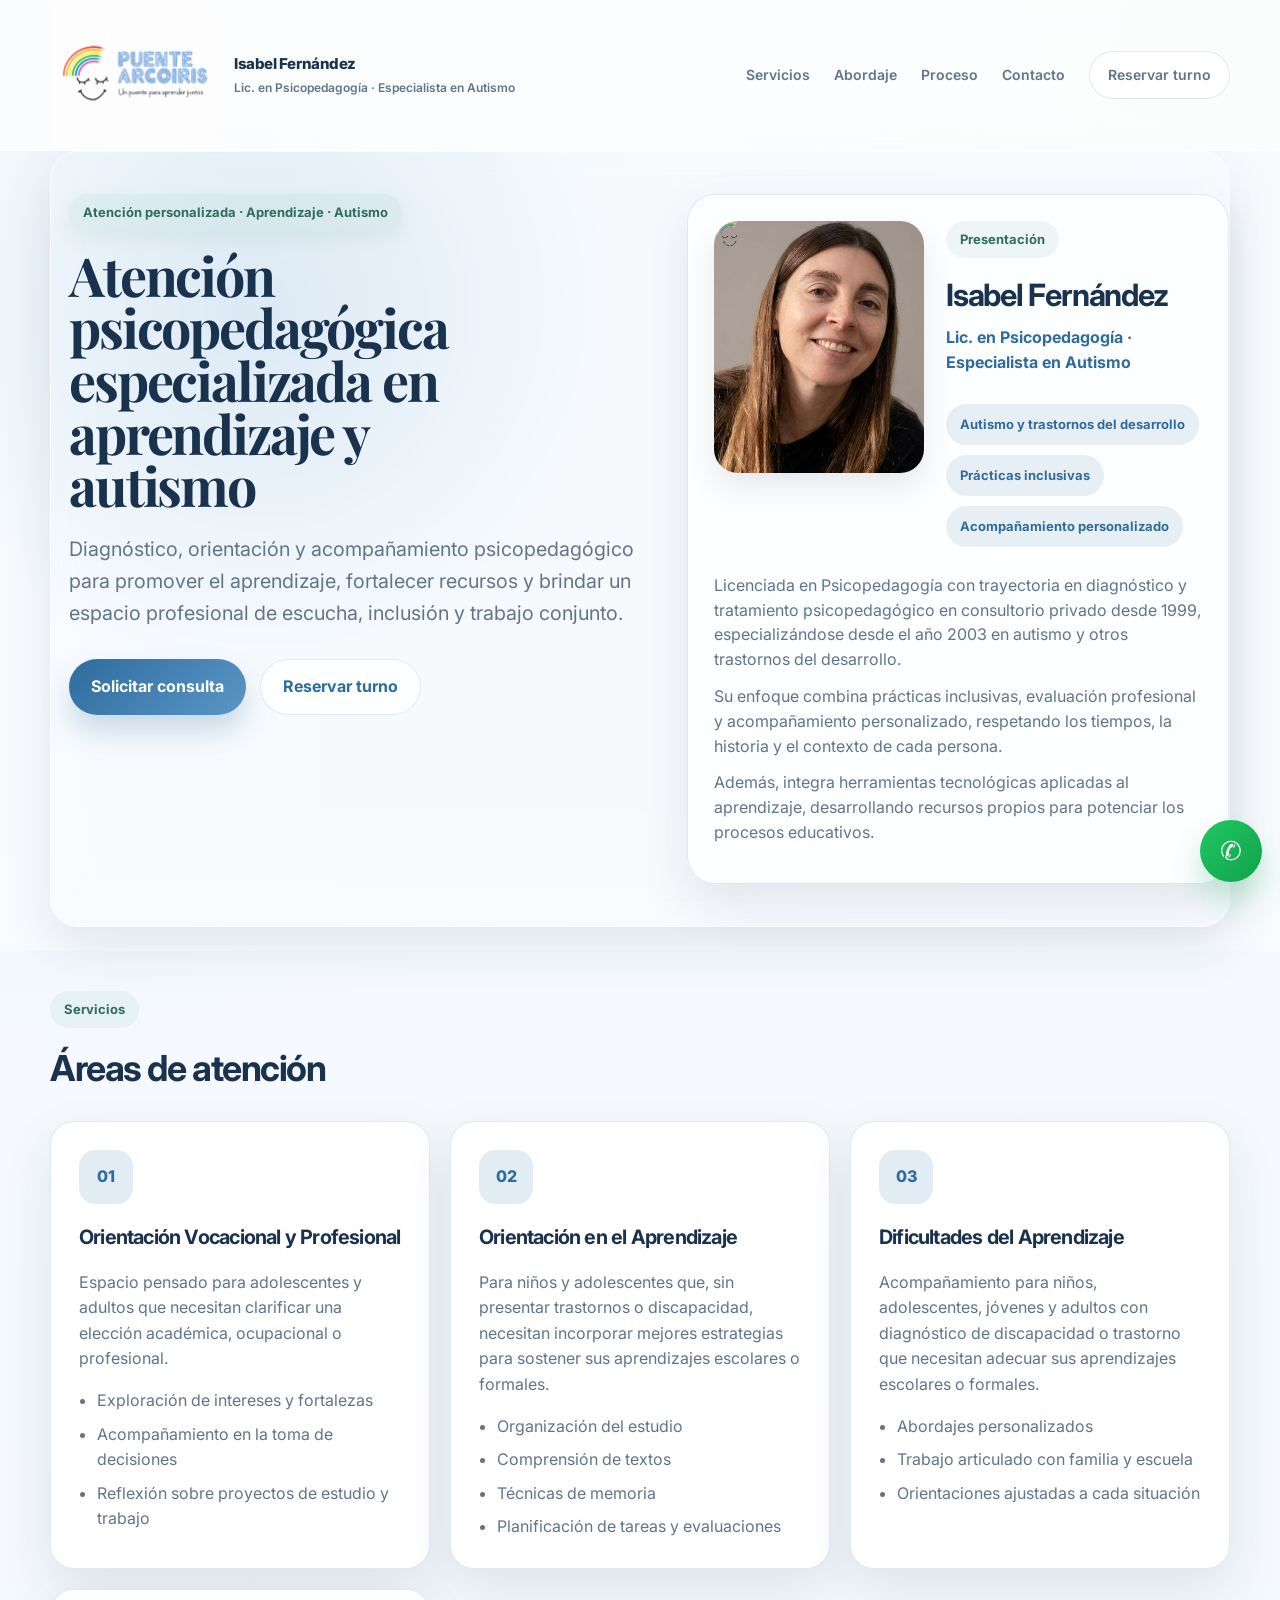
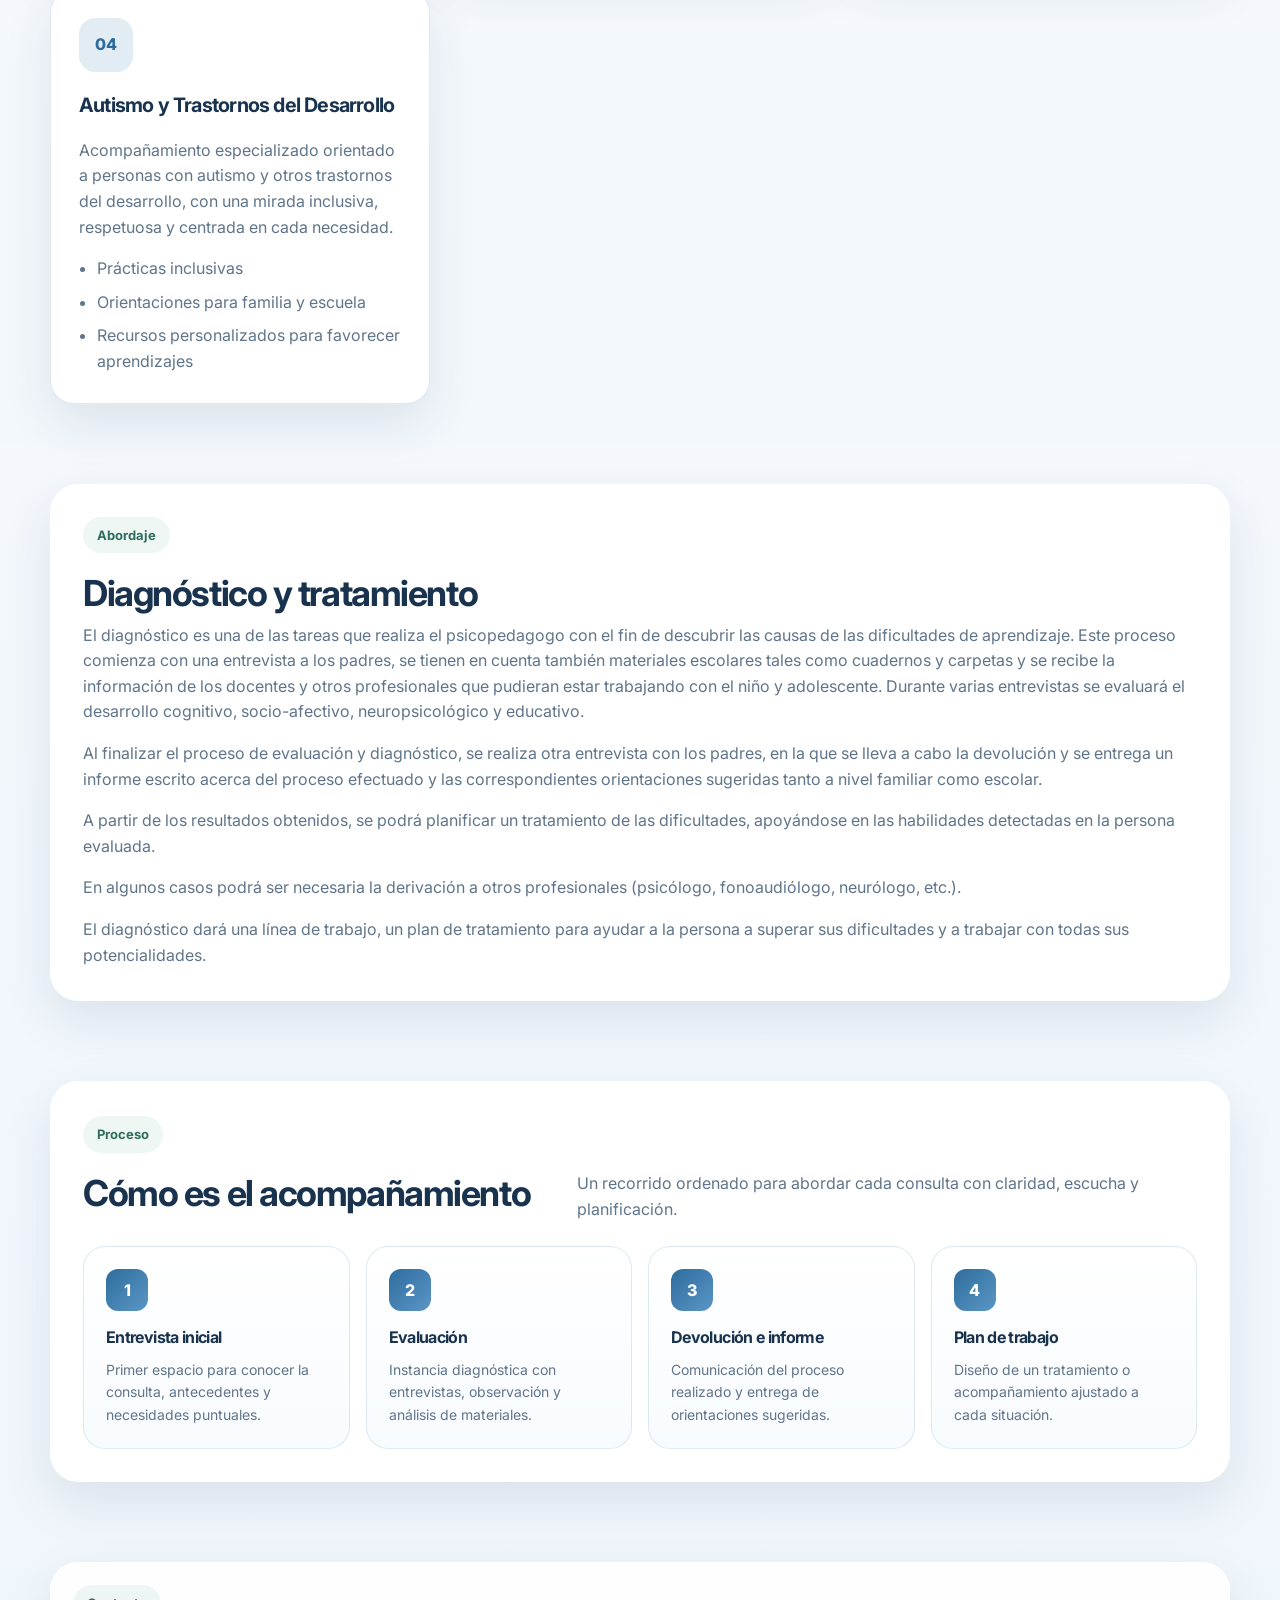
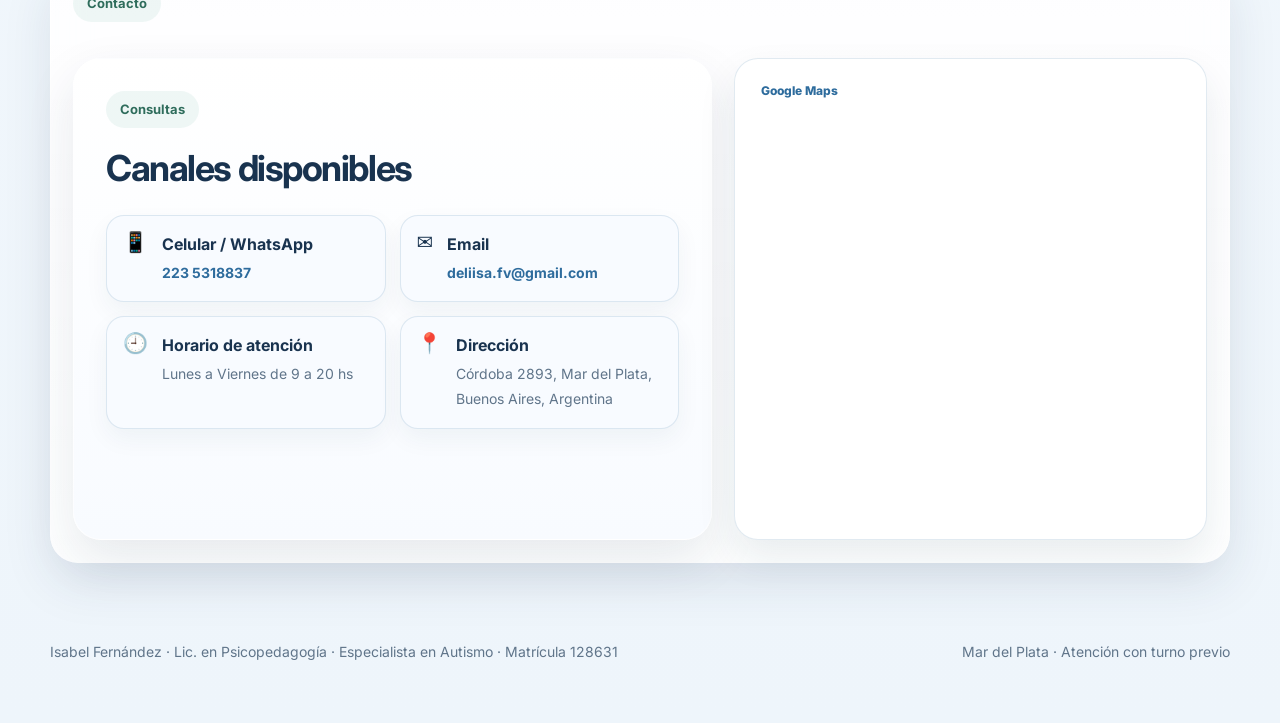
<file: index.html>
<!DOCTYPE html>
<html lang="es">
<head>
  <meta charset="UTF-8" />
  <meta name="viewport" content="width=device-width, initial-scale=1.0" />

  <title>Isabel Fernández | Psicopedagogía y Autismo en Mar del Plata</title>

  <meta name="description" content="Isabel Fernández, Lic. en Psicopedagogía en Mar del Plata. Especialista en autismo, trastornos del desarrollo, orientación vocacional y dificultades del aprendizaje. Atención con turno previo." />
  <meta name="robots" content="index,follow" />
  <meta name="author" content="Isabel Fernández" />
  <meta name="theme-color" content="#2e6c9d" />

  <link rel="canonical" href="https://faku03.github.io/puentearcoiris/" />

  <link rel="icon" type="image/jpeg" href="favicon.jpg" />
  <link rel="apple-touch-icon" href="favicon.jpg" />

  <meta property="og:type" content="website" />
  <meta property="og:locale" content="es_AR" />
  <meta property="og:title" content="Isabel Fernández | Psicopedagogía y Autismo" />
  <meta property="og:description" content="Especialista en autismo, trastornos del desarrollo, orientación vocacional y dificultades del aprendizaje en Mar del Plata." />
  <meta property="og:url" content="https://faku03.github.io/puentearcoiris/" />
  <meta property="og:image" content="https://faku03.github.io/puentearcoiris/og-whatsapp-delia.png" />
  <meta property="og:image:alt" content="Isabel Fernández, Lic. en Psicopedagogía y especialista en Autismo" />
  <meta property="og:site_name" content="Isabel Fernández" />

  <meta name="twitter:card" content="summary_large_image" />
  <meta name="twitter:title" content="Isabel Fernández | Psicopedagogía y Autismo" />
  <meta name="twitter:description" content="Especialista en autismo, trastornos del desarrollo y acompañamiento en el aprendizaje." />
  <meta name="twitter:image" content="https://faku03.github.io/puentearcoiris/og-whatsapp-delia.png" />

  <link rel="preconnect" href="https://fonts.googleapis.com" />
  <link rel="preconnect" href="https://fonts.gstatic.com" crossorigin />
  <link href="https://fonts.googleapis.com/css2?family=Inter:wght@400;500;600;700;800&family=Playfair+Display:wght@600;700&display=swap" rel="stylesheet" />

  <link rel="stylesheet" href="style.css" />

  <script type="application/ld+json">
  {
    "@context": "https://schema.org",
    "@type": "Person",
    "name": "Isabel Fernández",
    "jobTitle": "Lic. en Psicopedagogía · Especialista en Autismo",
    "description": "Diagnóstico y tratamiento psicopedagógico, especialización en autismo, trastornos del desarrollo, orientación vocacional y dificultades del aprendizaje.",
    "email": "mailto:deliisa.fv@gmail.com",
    "telephone": "+54 223 531-8837",
    "address": {
      "@type": "PostalAddress",
      "streetAddress": "Córdoba 2893",
      "addressLocality": "Mar del Plata",
      "addressRegion": "Buenos Aires",
      "addressCountry": "AR"
    }
  }
  </script>
</head>
<body>
  <header class="topbar">
    <div class="container topbar__inner">
      <a href="#inicio" class="brand">
        <img class="brand__logo" src="logo-puente-arcoiris.png" alt="Logo Puente Arcoiris" />
        <span class="brand__text">
          <strong>Isabel Fernández</strong>
          <small>Lic. en Psicopedagogía · Especialista en Autismo</small>
        </span>
      </a>

      <nav class="nav">
        <a href="#servicios">Servicios</a>
        <a href="#abordaje">Abordaje</a>
        <a href="#proceso">Proceso</a>
        <a href="#contacto">Contacto</a>
        <a href="#turnos" class="btn-outline btn-outline--sm">Reservar turno</a>
      </nav>

      <button class="menu-toggle" type="button" aria-label="Abrir menú">☰</button>
    </div>

    <div class="mobile-nav">
      <a href="#servicios">Servicios</a>
      <a href="#abordaje">Abordaje</a>
      <a href="#proceso">Proceso</a>
      <a href="#contacto">Contacto</a>
      <a href="#turnos">Reservar turno</a>
    </div>
  </header>

  <main>
    <section class="hero hero--full" id="inicio">
      <div class="hero__backdrop"></div>
      <div class="hero__overlay"></div>
      <div class="container">
        <div class="hero__content hero__content--full reveal">
          <div class="hero__main">
            <span class="eyebrow">Atención personalizada · Aprendizaje · Autismo</span>
            <h1>Atención psicopedagógica especializada en aprendizaje y autismo</h1>
            <p class="lead">
              Diagnóstico, orientación y acompañamiento psicopedagógico para promover el aprendizaje,
              fortalecer recursos y brindar un espacio profesional de escucha, inclusión y trabajo conjunto.
            </p>

            <div class="hero__actions">
              <a class="btn" href="#contacto">Solicitar consulta</a>
              <a class="btn-outline" id="turnos" href="https://wa.me/542235318837?text=Hola%2C%20quisiera%20consultar%20por%20un%20turno." target="_blank" rel="noopener noreferrer">Reservar turno</a>
            </div>
          </div>

          <aside class="hero__presentation">
            <div class="hero__presentation-layout">
              <div class="hero__presentation-photo">
                <img src="foto-delia.jpeg" alt="Isabel Fernández" />
              </div>

              <div class="hero__presentation-content">
                <span class="section-kicker">Presentación</span>
                <h2>Isabel Fernández</h2>
                <p class="profile-panel__subtitle">Lic. en Psicopedagogía · Especialista en Autismo</p>
                <div class="badges">
                  <span class="badge">Autismo y trastornos del desarrollo</span>
                  <span class="badge">Prácticas inclusivas</span>
                  <span class="badge">Acompañamiento personalizado</span>
                </div>
              </div>

              <div class="hero__presentation-text">
                <p>Licenciada en Psicopedagogía con trayectoria en diagnóstico y tratamiento psicopedagógico en consultorio privado desde 1999, especializándose desde el año 2003 en autismo y otros trastornos del desarrollo.</p>
                <p>Su enfoque combina prácticas inclusivas, evaluación profesional y acompañamiento personalizado, respetando los tiempos, la historia y el contexto de cada persona.</p>
                <p>Además, integra herramientas tecnológicas aplicadas al aprendizaje, desarrollando recursos propios para potenciar los procesos educativos.</p>
              </div>
            </div>
          </aside>
        </div>
      </div>
    </section>

    <section id="servicios" class="section">
      <div class="container">
        <div class="section-head reveal">
          <div>
            <span class="section-kicker">Servicios</span>
            <h2>Áreas de atención</h2>
          </div>
        </div>

        <div class="cards">
          <article class="card reveal">
            <div class="card__icon">01</div>
            <h3>Orientación Vocacional y Profesional</h3>
            <p>Espacio pensado para adolescentes y adultos que necesitan clarificar una elección académica, ocupacional o profesional.</p>
            <ul>
              <li>Exploración de intereses y fortalezas</li>
              <li>Acompañamiento en la toma de decisiones</li>
              <li>Reflexión sobre proyectos de estudio y trabajo</li>
            </ul>
          </article>

          <article class="card reveal">
            <div class="card__icon">02</div>
            <h3>Orientación en el Aprendizaje</h3>
            <p>Para niños y adolescentes que, sin presentar trastornos o discapacidad, necesitan incorporar mejores estrategias para sostener sus aprendizajes escolares o formales.</p>
            <ul>
              <li>Organización del estudio</li>
              <li>Comprensión de textos</li>
              <li>Técnicas de memoria</li>
              <li>Planificación de tareas y evaluaciones</li>
            </ul>
          </article>

          <article class="card reveal">
            <div class="card__icon">03</div>
            <h3>Dificultades del Aprendizaje</h3>
            <p>Acompañamiento para niños, adolescentes, jóvenes y adultos con diagnóstico de discapacidad o trastorno que necesitan adecuar sus aprendizajes escolares o formales.</p>
            <ul>
              <li>Abordajes personalizados</li>
              <li>Trabajo articulado con familia y escuela</li>
              <li>Orientaciones ajustadas a cada situación</li>
            </ul>
          </article>

          <article class="card reveal">
            <div class="card__icon">04</div>
            <h3>Autismo y Trastornos del Desarrollo</h3>
            <p>Acompañamiento especializado orientado a personas con autismo y otros trastornos del desarrollo, con una mirada inclusiva, respetuosa y centrada en cada necesidad.</p>
            <ul>
              <li>Prácticas inclusivas</li>
              <li>Orientaciones para familia y escuela</li>
              <li>Recursos personalizados para favorecer aprendizajes</li>
            </ul>
          </article>
        </div>
      </div>
    </section>

    <section id="abordaje" class="section section--soft">
      <div class="container">
        <article class="panel reveal panel--full">
          <span class="section-kicker">Abordaje</span>
          <h2>Diagnóstico y tratamiento</h2>
          <p>El diagnóstico es una de las tareas que realiza el psicopedagogo con el fin de descubrir las causas de las dificultades de aprendizaje. Este proceso comienza con una entrevista a los padres, se tienen en cuenta también materiales escolares tales como cuadernos y carpetas y se recibe la información de los docentes y otros profesionales que pudieran estar trabajando con el niño y adolescente. Durante varias entrevistas se evaluará el desarrollo cognitivo, socio-afectivo, neuropsicológico y educativo.</p>
          <p>Al finalizar el proceso de evaluación y diagnóstico, se realiza otra entrevista con los padres, en la que se lleva a cabo la devolución y se entrega un informe escrito acerca del proceso efectuado y las correspondientes orientaciones sugeridas tanto a nivel familiar como escolar.</p>
          <p>A partir de los resultados obtenidos, se podrá planificar un tratamiento de las dificultades, apoyándose en las habilidades detectadas en la persona evaluada.</p>
          <p>En algunos casos podrá ser necesaria la derivación a otros profesionales (psicólogo, fonoaudiólogo, neurólogo, etc.).</p>
          <p class="mb-0">El diagnóstico dará una línea de trabajo, un plan de tratamiento para ayudar a la persona a superar sus dificultades y a trabajar con todas sus potencialidades.</p>
        </article>
      </div>
    </section>

    <section id="proceso" class="section">
      <div class="container process reveal">
        <div class="section-head">
          <div>
            <span class="section-kicker">Proceso</span>
            <h2>Cómo es el acompañamiento</h2>
          </div>
          <p>Un recorrido ordenado para abordar cada consulta con claridad, escucha y planificación.</p>
        </div>

        <div class="steps">
          <article class="step"><div class="step__num">1</div><h3>Entrevista inicial</h3><p>Primer espacio para conocer la consulta, antecedentes y necesidades puntuales.</p></article>
          <article class="step"><div class="step__num">2</div><h3>Evaluación</h3><p>Instancia diagnóstica con entrevistas, observación y análisis de materiales.</p></article>
          <article class="step"><div class="step__num">3</div><h3>Devolución e informe</h3><p>Comunicación del proceso realizado y entrega de orientaciones sugeridas.</p></article>
          <article class="step"><div class="step__num">4</div><h3>Plan de trabajo</h3><p>Diseño de un tratamiento o acompañamiento ajustado a cada situación.</p></article>
        </div>
      </div>
    </section>

    <section id="contacto" class="section">
      <div class="container contact-wrap reveal">
        <div class="section-head">
          <div>
            <span class="section-kicker">Contacto</span>
          </div>
        </div>

        <div class="contact-grid">
          <div class="contact-card contact-card--full">
            <span class="section-kicker">Consultas</span>
            <h2>Canales disponibles</h2>
            <div class="contact-list">
              <div class="contact-item"><div class="contact-item__icon">📱</div><div><strong>Celular / WhatsApp</strong><span><a href="https://wa.me/542235318837?text=Hola%2C%20quisiera%20hacer%20una%20consulta." target="_blank" rel="noopener noreferrer">223 5318837</a></span></div></div>
              <div class="contact-item"><div class="contact-item__icon">✉️</div><div><strong>Email</strong><span><a href="mailto:deliisa.fv@gmail.com">deliisa.fv@gmail.com</a></span></div></div>
              <div class="contact-item"><div class="contact-item__icon">🕘</div><div><strong>Horario de atención</strong><span>Lunes a Viernes de 9 a 20 hs</span></div></div>
              <div class="contact-item"><div class="contact-item__icon">📍</div><div><strong>Dirección</strong><span>Córdoba 2893, Mar del Plata, Buenos Aires, Argentina</span></div></div>
            </div>
          </div>

          <div class="map-card">
            <div class="embed-label">Google Maps</div>
            <iframe title="Ubicación en Google Maps" loading="lazy" referrerpolicy="no-referrer-when-downgrade" src="https://www.google.com/maps?q=C%C3%B3rdoba%202893%2C%20Mar%20del%20Plata%2C%20Buenos%20Aires%2C%20Argentina&z=16&output=embed"></iframe>
          </div>
        </div>
      </div>
    </section>
  </main>

  <footer class="footer">
    <div class="container footer__inner">
      <p>Isabel Fernández · Lic. en Psicopedagogía · Especialista en Autismo · Matrícula 128631</p>
      <p>Mar del Plata · Atención con turno previo</p>
    </div>
  </footer>

  <a class="wa-float" href="https://wa.me/542235318837?text=Hola%2C%20quisiera%20hacer%20una%20consulta." target="_blank" rel="noopener noreferrer" aria-label="WhatsApp">✆</a>

  <script src="script.js"></script>
</body>
</html>
</file>
<file: style.css>
:root {
  --text: #19334f;
  --muted: #60758a;
  --primary: #2e6c9d;
  --primary-2: #5a97c7;
  --border: rgba(46, 108, 157, 0.14);
  --shadow: 0 20px 50px rgba(25, 51, 79, 0.10);
  --radius-xl: 28px;
  --container: 1180px;
}
* { box-sizing: border-box; }
html { scroll-behavior: smooth; }
body {
  margin: 0;
  font-family: "Inter", system-ui, sans-serif;
  color: var(--text);
  line-height: 1.6;
  background:
    radial-gradient(circle at top left, rgba(90, 151, 199, 0.14), transparent 26%),
    radial-gradient(circle at top right, rgba(157, 202, 191, 0.18), transparent 22%),
    linear-gradient(180deg, #f8fbfe 0%, #eef5fb 100%);
  overflow-x: hidden;
}
img { max-width: 100%; display: block; }
a { color: inherit; text-decoration: none; }
.container { width: min(calc(100% - 32px), var(--container)); margin: 0 auto; }
.topbar {
  position: sticky; top: 0; z-index: 90;
  backdrop-filter: blur(18px);
  background: rgba(255, 255, 255, 0.82);
  border-bottom: 1px solid rgba(255, 255, 255, 0.55);
}
.topbar__inner {
  min-height: 70px; display: flex; align-items: center; justify-content: space-between; gap: 18px;
  padding-block: 4px;
}
.brand { display: flex; align-items: center; gap: 14px; min-width: 0; }
.brand__logo { width: 210px; max-width: 42vw; height: auto; object-fit: contain; flex: 0 0 auto; }
.brand__text strong { display: block; font-size: 15px; font-weight: 800; letter-spacing: -0.03em; }
.brand__text small { display: block; margin-top: 2px; color: var(--muted); font-weight: 600; font-size: 12px; }
.nav { display: flex; align-items: center; gap: 24px; }
.nav a { color: var(--muted); font-size: 14px; font-weight: 600; transition: color .25s ease, transform .25s ease; }
.nav a:hover { color: var(--primary); transform: translateY(-1px); }
.menu-toggle {
  display: none; border: 0; background: rgba(46, 108, 157, 0.08); color: var(--primary);
  width: 44px; height: 44px; border-radius: 14px; font-size: 22px; cursor: pointer;
}
.mobile-nav { display: none; padding: 0 16px 16px; gap: 10px; flex-direction: column; }
.mobile-nav a { padding: 12px 14px; border-radius: 14px; background: rgba(255, 255, 255, 0.7); color: var(--muted); font-weight: 600; border: 1px solid var(--border); }
.mobile-nav.is-open { display: flex; }

.hero { position: relative; padding: 0 0 24px; }
.hero--full { min-height: 76vh; display: flex; align-items: stretch; }
.hero__backdrop {
  position: absolute; inset: 0;
  background:
    linear-gradient(90deg, rgba(248,251,254,0.92) 10%, rgba(248,251,254,0.72) 45%, rgba(248,251,254,0.82) 100%),
    url('https://images.unsplash.com/photo-1516534775068-ba3e7458af70?auto=format&fit=crop&w=1600&q=80') center/cover;
}
.hero .container { position: relative; z-index: 1; display: flex; align-items: stretch; }
.hero__content,
.panel,
.process,
.contact-card,
.contact-wrap,
.cta,
.note,
.profile-panel {
  border-radius: var(--radius-xl);
  border: 1px solid rgba(255, 255, 255, 0.66);
  box-shadow: var(--shadow);
  backdrop-filter: blur(18px);
}
.hero__content {
  width: 100%; background: transparent; padding: 82px 0 70px; min-height: 76vh;
  display: flex; flex-direction: column; justify-content: center;
}
.eyebrow,
.section-kicker {
  display: inline-flex; align-items: center; width: fit-content; gap: 8px;
  border-radius: 999px; padding: 8px 14px; background: rgba(157, 202, 191, 0.16);
  color: #2f6d5c; font-weight: 700; font-size: 13px;
}
.section-kicker { margin-bottom: 12px; }
h1,h2,h3 { letter-spacing: -0.04em; }
h1 {
  margin: 18px 0 0; font-family: "Playfair Display", serif;
  font-size: clamp(2.7rem, 5vw, 5.1rem); line-height: 0.98; max-width: 13ch;
}
.lead { margin: 22px 0 0; font-size: clamp(1rem, 1.7vw, 1.24rem); color: var(--muted); max-width: 58ch; }

.hero__actions,.cta__actions { display: flex; flex-wrap: wrap; gap: 14px; margin-top: 30px; }
.btn,.btn-outline {
  display: inline-flex; justify-content: center; align-items: center; gap: 10px;
  padding: 14px 22px; border-radius: 999px; font-weight: 700; transition: transform .25s ease;
  cursor: pointer;
}
.btn { color: #fff; background: linear-gradient(135deg, var(--primary), var(--primary-2)); box-shadow: 0 16px 30px rgba(46,108,157,.24); }
.btn-outline { color: var(--primary); border: 1px solid var(--border); background: rgba(255,255,255,.78); }
.btn:hover,.btn-outline:hover { transform: translateY(-2px); }
.btn-outline--sm { padding: 12px 18px; }

.hero__quick { display: grid; grid-template-columns: repeat(4, minmax(0,1fr)); gap: 14px; margin-top: 34px; }
.quick-item {
  background: rgba(255,255,255,.82); border: 1px solid var(--border);
  border-radius: 18px; padding: 16px 18px;
}
.quick-item span { display: block; color: var(--muted); font-size: 13px; margin-bottom: 6px; }
.quick-item strong { font-size: 15px; line-height: 1.4; }
.quick-item a,.contact-item a { color: var(--primary); font-weight: 700; }

.section { padding: 40px 0; }
.section--soft { background: linear-gradient(180deg, rgba(255,255,255,.08), rgba(255,255,255,0)); }

.profile-panel {
  display: grid; grid-template-columns: 180px 1fr; gap: 28px; align-items: center;
  background: rgba(255,255,255,.92); padding: 28px;
}
.profile-panel__photo {
  width: 100%; max-width: 180px; aspect-ratio: 1 / 1.15; border-radius: 24px; overflow: hidden;
  background: linear-gradient(180deg, rgba(46,108,157,.10), rgba(157,202,191,.10));
}
.profile-panel__photo img { width: 100%; height: 100%; object-fit: cover; }
.profile-panel__content h2 { margin: 0; font-size: clamp(2rem, 3vw, 3rem); }
.profile-panel__subtitle { margin: 6px 0 16px; color: var(--primary); font-size: 1.2rem; font-weight: 600; }
.profile-panel__content p { color: var(--muted); margin: 0 0 14px; }
.about-note-grid { display: grid; grid-template-columns: 1.1fr .9fr; gap: 22px; align-items: stretch; }

.section-head { display: flex; justify-content: space-between; align-items: end; gap: 20px; margin-bottom: 24px; }
.section-head h2,.panel h2,.contact-card h2,.cta h2 { margin: 0; font-size: clamp(1.85rem, 2.8vw, 2.8rem); }
.section-head p { margin: 0; color: var(--muted); max-width: 62ch; }

.cards { display: grid; grid-template-columns: repeat(3, minmax(0,1fr)); gap: 20px; }
.card {
  background: #fff; border: 1px solid var(--border); border-radius: 24px; box-shadow: var(--shadow);
  padding: 28px; transition: transform .28s ease, box-shadow .28s ease;
}
.card:hover { transform: translateY(-6px); box-shadow: 0 22px 48px rgba(25,51,79,.12); }
.card__icon {
  width: 54px; height: 54px; border-radius: 16px; display: grid; place-items: center;
  margin-bottom: 18px; background: linear-gradient(135deg, rgba(46,108,157,.13), rgba(90,151,199,.18));
  color: var(--primary); font-weight: 800;
}
.card h3 { margin: 0 0 10px; font-size: 1.24rem; }
.card p,.card li,.panel p,.contact-card p,.cta p,.note p { color: var(--muted); }
.card ul { margin: 14px 0 0; padding-left: 18px; display: grid; gap: 8px; }

.contact-grid {
  display: grid; grid-template-columns: 1.15fr .85fr; gap: 22px;
}
.panel,.process,.contact-card,.contact-wrap,.cta,.note { background: #fff; }
.panel,.process,.contact-card,.cta { padding: 32px; }
.panel p { margin: 0 0 16px; }
.note {
  background: linear-gradient(135deg, rgba(46,108,157,.08), rgba(157,202,191,.14)); padding: 28px;
}
.note strong { display: block; font-size: 1.15rem; margin-bottom: 8px; }
.note p { margin: 0; }
.mini-list { display: grid; gap: 16px; margin-top: 24px; }
.mini-list span { display: block; color: var(--muted); font-size: 13px; margin-bottom: 4px; }

.process { padding-top: 34px; }
.steps { display: grid; grid-template-columns: repeat(4, minmax(0,1fr)); gap: 16px; margin-top: 20px; }
.step {
  padding: 22px; border-radius: 22px; background: linear-gradient(180deg, #ffffff, #f8fbff);
  border: 1px solid var(--border);
}
.step__num {
  width: 42px; height: 42px; border-radius: 12px; display: grid; place-items: center;
  background: linear-gradient(135deg, var(--primary), var(--primary-2)); color: white; font-weight: 800; margin-bottom: 14px;
}
.step h3 { margin: 0 0 8px; font-size: 1rem; }
.step p { margin: 0; color: var(--muted); font-size: 14px; }

.contact-list { display: grid; gap: 14px; margin-top: 18px; }
.contact-item {
  display: flex; gap: 14px; align-items: start; padding: 16px; border-radius: 18px;
  background: #f8fbff; border: 1px solid var(--border);
}
.contact-item__icon { font-size: 20px; line-height: 1; }
.contact-item strong { display: block; margin-bottom: 2px; }
.contact-item span { color: var(--muted); font-size: 14px; }

.contact-wrap { padding: 22px; }
.map-card {
  position: relative; border-radius: 24px; overflow: hidden; border: 1px solid var(--border);
  box-shadow: var(--shadow); background: white;
}
.contact-card--full { height: 100%; }
.embed-label {
  position: absolute; top: 14px; left: 14px; z-index: 2; padding: 8px 12px; border-radius: 999px;
  background: rgba(255,255,255,.92); color: var(--primary); font-size: 12px; font-weight: 800;
}
.map-card iframe { width: 100%; height: 100%; min-height: 480px; border: 0; display: block; }

.cta {
  display: flex; justify-content: space-between; align-items: center; gap: 24px;
  background: radial-gradient(circle at right top, rgba(90,151,199,.18), transparent 24%), linear-gradient(135deg, #ffffff, #f5f9fd);
}
.cta p { margin: 0; max-width: 58ch; }

.badges { display: flex; flex-wrap: wrap; gap: 10px; margin-top: 10px; }
.badge {
  padding: 10px 14px; border-radius: 999px; font-size: 13px; font-weight: 700;
  color: var(--primary); background: rgba(46,108,157,.10);
}

.footer { padding: 24px 0 46px; }
.footer__inner { display: flex; justify-content: space-between; gap: 18px; flex-wrap: wrap; color: var(--muted); font-size: 14px; }
.reveal { opacity: 0; transform: translateY(28px); transition: opacity .75s ease, transform .75s ease; }
.reveal.is-visible { opacity: 1; transform: translateY(0); }
.wa-float {
  position: fixed; right: 18px; bottom: 18px; width: 62px; height: 62px; border-radius: 50%; z-index: 60;
  background: linear-gradient(135deg, #20c861, #11a14d); color: white; display: grid; place-items: center;
  font-size: 26px; box-shadow: 0 18px 30px rgba(17,161,77,.24);
}
.mb-0 { margin-bottom: 0 !important; }

@media (max-width: 1080px) {
  .cards, .about-note-grid, .contact-grid, .steps { grid-template-columns: 1fr; }
  .hero__quick { grid-template-columns: repeat(2, minmax(0,1fr)); }
  .profile-panel { grid-template-columns: 1fr; }
  .profile-panel__photo { max-width: 180px; }
  .map-card iframe { min-height: 420px; }
  .cta { flex-direction: column; align-items: flex-start; }
}
@media (max-width: 860px) {
  .nav { display: none; }
  .menu-toggle { display: inline-grid; place-items: center; }
  .brand__logo { width: 160px; max-width: 46vw; }
  .hero__content, .panel, .process, .contact-card, .cta, .note, .profile-panel { padding: 24px; }
  .section-head { flex-direction: column; align-items: flex-start; }
}
@media (max-width: 640px) {
  .topbar__inner { min-height: 74px; }
  .brand__text { display: none; }
  .hero__content { padding: 52px 0 44px; min-height: auto; }
  .hero__quick { grid-template-columns: 1fr; }
  h1 { max-width: 100%; font-size: clamp(2.2rem, 10vw, 3.4rem); }
  .btn, .btn-outline { width: 100%; }
  .hero__actions, .cta__actions { flex-direction: column; }
  .footer__inner { flex-direction: column; }
  .map-card iframe { min-height: 360px; }
  .profile-panel__photo { max-width: 150px; }
}


/* Refinamientos premium */
.hero__overlay{
  position:absolute;
  inset:0;
  background:
    radial-gradient(circle at 20% 20%, rgba(90,151,199,.18), transparent 30%),
    linear-gradient(180deg, rgba(255,255,255,.02), rgba(255,255,255,.08));
}
.hero__content .eyebrow{
  box-shadow: 0 8px 20px rgba(47,109,92,.08);
}
.hero__quick .quick-item{
  box-shadow: 0 14px 30px rgba(25,51,79,.08);
  backdrop-filter: blur(10px);
}
.contact-wrap{
  background: linear-gradient(180deg, rgba(255,255,255,.88), rgba(255,255,255,.92));
}
.contact-card--full{
  background: linear-gradient(180deg, #ffffff, #f8fbff);
}
.contact-card--full .contact-list{
  grid-template-columns: repeat(2, minmax(0,1fr));
}
.contact-card--full .contact-item{
  min-height: 100%;
  box-shadow: 0 10px 24px rgba(25,51,79,.05);
}
.map-card{
  box-shadow: 0 18px 38px rgba(25,51,79,.09);
}
.cta{
  box-shadow: 0 24px 60px rgba(25,51,79,.10);
}
@media (max-width: 860px){
  .contact-card--full .contact-list{
    grid-template-columns: 1fr;
  }
}


/* Ajustes responsive adicionales */
@media (max-width: 640px) {
  .hero__quick {
    gap: 12px;
  }

  .quick-item,
  .card,
  .contact-item,
  .step {
    padding: 16px;
  }

  .brand__logo {
    width: 132px;
    max-width: 50vw;
  }

  .section {
    padding: 32px 0;
  }

  .contact-wrap,
  .contact-card,
  .panel,
  .process,
  .profile-panel,
  .note,
  .cta {
    border-radius: 22px;
  }
}


/* === Ajustes finales (layout hero con presentación a la derecha + spacing) === */
.topbar__inner {
  min-height: 66px;
  padding-block: 3px;
}

.brand__logo {
  width: 170px;
  max-width: 34vw;
}

/* Hero layout con 2 columnas */
.hero--full { min-height: auto; }

.hero__content--full {
  display: grid;
  grid-template-columns: minmax(0, 1fr) minmax(360px, 0.9fr);
  gap: 34px;
  align-items: start;
  min-height: auto;
  padding-top: 42px;
  padding-bottom: 42px;
}

.hero__main {
  max-width: 660px;
  padding-left: 18px;
}

.hero__content--full h1 {
  font-size: clamp(2.7rem, 4.2vw, 4.25rem);
  line-height: 0.98;
  max-width: 11ch;
}

/* Card de presentación en hero */
.hero__presentation {
  background: rgba(255, 255, 255, 0.82);
  border: 1px solid rgba(46, 108, 157, 0.14);
  border-radius: 28px;
  padding: 26px;
  box-shadow: 0 20px 50px rgba(25, 51, 79, 0.10);
  backdrop-filter: blur(16px);
  align-self: start;
}

.hero__presentation-layout {
  display: grid;
  grid-template-columns: minmax(170px, 210px) minmax(0, 1fr);
  gap: 22px;
  align-items: start;
}

.hero__presentation-photo {
  border-radius: 24px;
  overflow: hidden;
  background: linear-gradient(180deg, rgba(46,108,157,.10), rgba(157,202,191,.12));
  box-shadow: 0 14px 30px rgba(25, 51, 79, 0.10);
  width: 100%;
  max-width: 210px;
}

.hero__presentation-photo img {
  width: 100%;
  height: 100%;
  display: block;
  object-fit: cover;
  aspect-ratio: 5 / 6;
}

.hero__presentation-content {
  display: flex;
  flex-direction: column;
  align-items: flex-start;
  justify-content: center;
  min-height: 100%;
}

.hero__presentation-text {
  grid-column: 1 / -1;
  padding-top: 4px;
}

.hero__presentation h2 {
  margin: 0;
  font-size: clamp(1.75rem, 2.4vw, 2.45rem);
  letter-spacing: -0.04em;
}

.hero__presentation .profile-panel__subtitle {
  margin: 6px 0 16px;
  color: #2e6c9d;
  font-weight: 700;
  font-size: 1rem;
}

.hero__presentation p {
  color: #60758a;
  margin: 0 0 12px;
  line-height: 1.55;
}

.hero__presentation .badges { margin-top: 14px; }

/* Bloque Importante dentro de contacto */
.contact-important {
  margin-top: 18px;
  padding: 18px;
  border-radius: 18px;
  background: linear-gradient(135deg, rgba(46,108,157,0.08), rgba(157,202,191,0.14));
  border: 1px solid rgba(46,108,157,0.14);
}
.contact-important strong {
  display: block;
  color: #19334f;
  margin-bottom: 6px;
}
.contact-important p {
  margin: 0 0 12px;
  color: #60758a;
}
.contact-important span {
  display: block;
  color: #60758a;
  font-size: 13px;
  margin-bottom: 3px;
}
.contact-important b { color: #19334f; }

/* Responsive */
@media (max-width: 1080px) {
  .hero__content--full {
    grid-template-columns: 1fr;
    gap: 24px;
  }
  .hero__main {
    max-width: 100%;
    padding-left: 10px;
  }
  .hero__content--full h1 { max-width: 100%; }
  .hero__presentation {
    max-width: 760px;
  }
}

@media (max-width: 640px) {
  .topbar__inner { min-height: 62px; }
  .brand__logo { width: 140px; max-width: 48vw; }
  .hero__content--full {
    padding-top: 28px;
    padding-bottom: 28px;
  }
  .hero__content--full h1 {
    font-size: clamp(2.1rem, 10vw, 3.1rem);
  }
  .hero__main {
    padding-left: 0;
  }
  .hero__presentation { padding: 22px; }
  .hero__presentation h2 { font-size: 1.65rem; }
  .hero__presentation-layout {
    grid-template-columns: 1fr;
    gap: 18px;
  }
  .hero__presentation-photo {
    max-width: 240px;
    margin-inline: auto;
  }
  .hero__presentation-content {
    min-height: auto;
  }
}



/* ===== Animaciones suaves premium ===== */

/* Fade + slide inicial */
.hero__main,
.hero__presentation {
  opacity: 0;
  transform: translateY(30px);
  animation: fadeUp 0.9s ease forwards;
}

.hero__presentation {
  animation-delay: 0.2s;
}

@keyframes fadeUp {
  to {
    opacity: 1;
    transform: translateY(0);
  }
}

/* Hover suave en presentación */
.hero__presentation {
  transition: transform 0.35s ease, box-shadow 0.35s ease;
}

.hero__presentation:hover {
  transform: translateY(-4px);
  box-shadow: 0 28px 60px rgba(25, 51, 79, 0.14);
}

/* Efecto glass más premium */
.hero__presentation {
  backdrop-filter: blur(20px);
  background: rgba(255, 255, 255, 0.75);
}

/* Fade sutil en fondo del hero */
.hero__backdrop::after {
  content: "";
  position: absolute;
  inset: 0;
  background: linear-gradient(
    90deg,
    rgba(248, 251, 254, 0.95) 0%,
    rgba(248, 251, 254, 0.6) 40%,
    rgba(248, 251, 254, 0.85) 100%
  );
}

/* Botones con micro interacción */
.btn,
.btn-outline {
  transition: all 0.25s ease;
}

.btn:hover {
  transform: translateY(-2px) scale(1.02);
}

.btn-outline:hover {
  transform: translateY(-2px);
}
</file>
